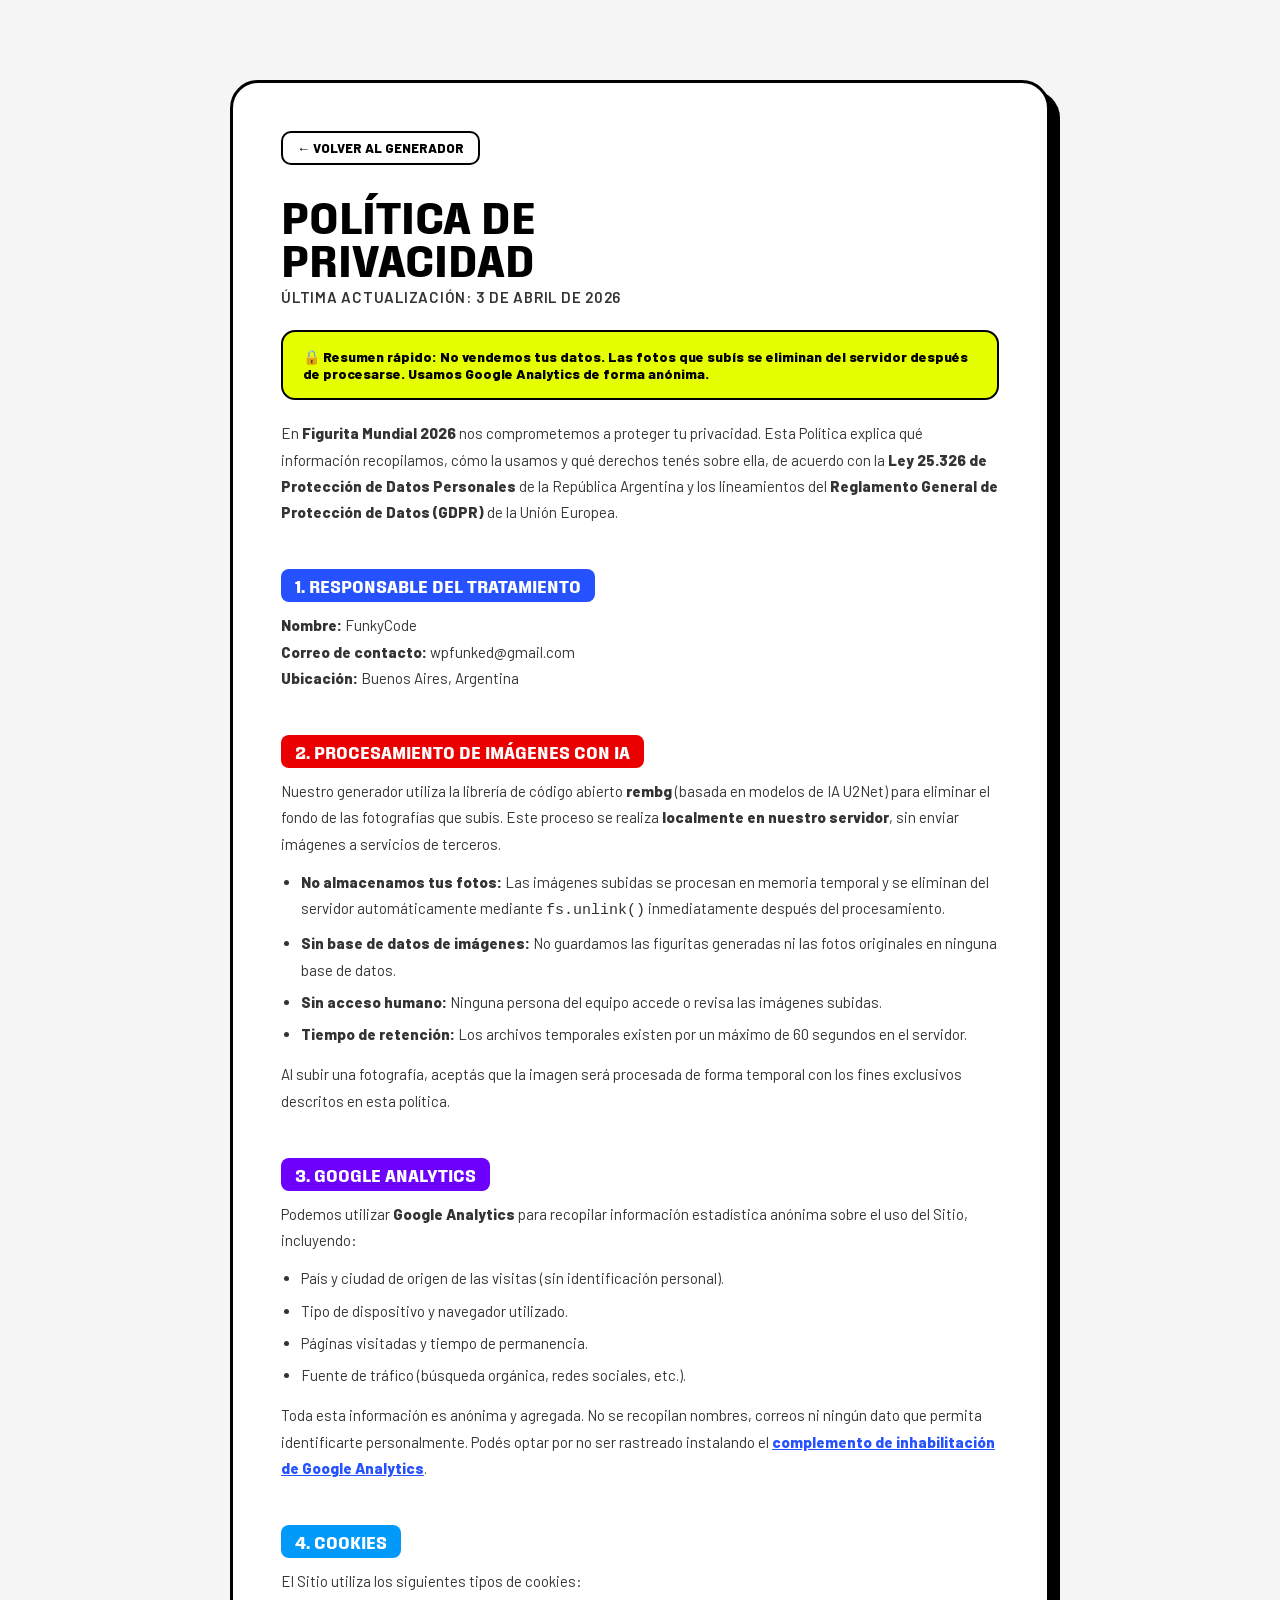
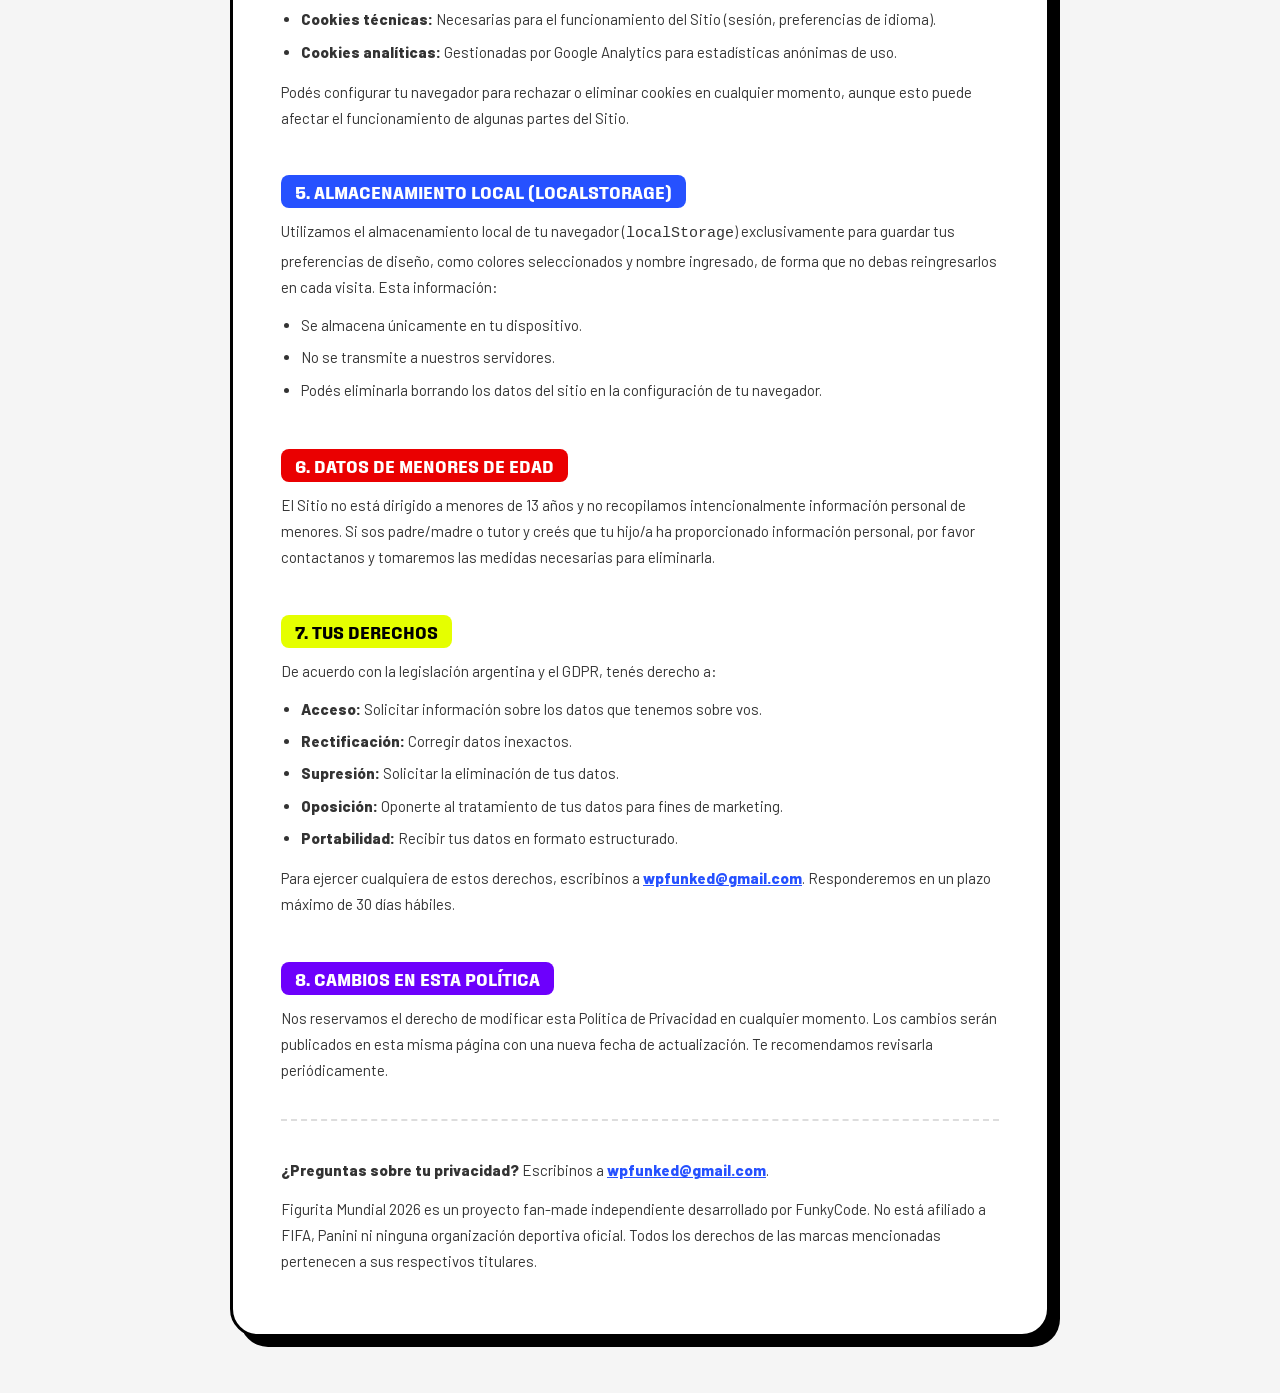
<file: Generador/legal/privacidad.html>
<!DOCTYPE html>
<html lang="es">
<head>
    <meta charset="UTF-8">
    <meta name="viewport" content="width=device-width, initial-scale=1.0">
    <title>Política de Privacidad | Figurita Mundial 2026</title>
    <link rel="stylesheet" href="../style.css">
    <style>body {
            background: #f5f5f5;
            padding: 20px;
        }

        .legal-page {
            max-width: 820px;
            margin: 40px auto;
            padding: 48px;
            background: white;
            border: var(--border);
            border-radius: var(--radius-lg);
            box-shadow: var(--shadow-lg);
        }

            .legal-page h1 {
                font-family: 'PaniniSecondary', sans-serif;
                font-size: clamp(1.8rem, 5vw, 2.8rem);
                text-transform: uppercase;
                margin-bottom: 6px;
                line-height: 0.95;
            }

        .legal-date {
            font-size: 13px;
            color: #777;
            margin-bottom: 28px;
            font-weight: 600;
            text-transform: uppercase;
            letter-spacing: 0.05em;
        }

        .legal-page h2 {
            font-family: 'PaniniSecondary', sans-serif;
            margin-top: 32px;
            margin-bottom: 10px;
            font-size: 1.1rem;
            text-transform: uppercase;
            padding: 6px 14px;
            border-radius: 8px;
            display: inline-block;
        }

            .legal-page h2.blue {
                background: var(--blueB);
                color: white;
            }

            .legal-page h2.green {
                background: var(--greenA);
                color: black;
            }

            .legal-page h2.red {
                background: var(--redB);
                color: white;
            }

            .legal-page h2.purp {
                background: var(--purpleA);
                color: white;
            }

            .legal-page h2.cyan {
                background: var(--blueC);
                color: white;
            }

        .legal-page p, .legal-page li {
            line-height: 1.75;
            margin-bottom: 12px;
            color: #333;
            font-size: 15px;
        }

        .legal-page ul {
            margin-left: 20px;
            margin-bottom: 14px;
        }

        .legal-page li {
            margin-bottom: 6px;
        }

        .back-link {
            display: inline-flex;
            align-items: center;
            gap: 6px;
            margin-bottom: 28px;
            font-weight: 800;
            text-decoration: none;
            color: black;
            text-transform: uppercase;
            font-size: 13px;
            border: 2px solid black;
            padding: 7px 14px;
            border-radius: 10px;
            transition: all 0.15s;
        }

            .back-link:hover {
                background: var(--greenA);
            }

        .highlight-box {
            background: var(--greenA);
            border: 2px solid black;
            border-radius: 14px;
            padding: 16px 20px;
            margin: 20px 0;
            font-weight: 700;
            font-size: 14px;
        }

        .legal-divider {
            border: none;
            border-top: 2px dashed #ddd;
            margin: 36px 0;
        }

        .legal-footer {
            font-size: 12px;
            color: #999;
            line-height: 1.6;
        }

        @media (max-width: 600px) {
            .legal-page {
                padding: 24px 18px;
                margin: 16px auto;
            }
        }
    </style>
</head>
<body>
    <div class="page">
        <div class="legal-page">
            <a href="../index.html" class="back-link">← Volver al generador</a>

            <h1>Política de<br>Privacidad</h1>
            <p class="legal-date">Última actualización: 3 de abril de 2026</p>

            <div class="highlight-box">
                🔒 Resumen rápido: No vendemos tus datos. Las fotos que subís se eliminan del servidor después de procesarse. Usamos Google Analytics de forma anónima.
            </div>

            <p>En <strong>Figurita Mundial 2026</strong> nos comprometemos a proteger tu privacidad. Esta Política explica qué información recopilamos, cómo la usamos y qué derechos tenés sobre ella, de acuerdo con la <strong>Ley 25.326 de Protección de Datos Personales</strong> de la República Argentina y los lineamientos del <strong>Reglamento General de Protección de Datos (GDPR)</strong> de la Unión Europea.</p>

            <h2 class="blue">1. Responsable del Tratamiento</h2>
            <p>
                <strong>Nombre:</strong> FunkyCode<br>
                <strong>Correo de contacto:</strong> wpfunked@gmail.com<br>
                <strong>Ubicación:</strong> Buenos Aires, Argentina
            </p>

            <h2 class="red">2. Procesamiento de Imágenes con IA</h2>
            <p>Nuestro generador utiliza la librería de código abierto <strong>rembg</strong> (basada en modelos de IA U2Net) para eliminar el fondo de las fotografías que subís. Este proceso se realiza <strong>localmente en nuestro servidor</strong>, sin enviar imágenes a servicios de terceros.</p>
            <ul>
                <li><strong>No almacenamos tus fotos:</strong> Las imágenes subidas se procesan en memoria temporal y se eliminan del servidor automáticamente mediante <code>fs.unlink()</code> inmediatamente después del procesamiento.</li>
                <li><strong>Sin base de datos de imágenes:</strong> No guardamos las figuritas generadas ni las fotos originales en ninguna base de datos.</li>
                <li><strong>Sin acceso humano:</strong> Ninguna persona del equipo accede o revisa las imágenes subidas.</li>
                <li><strong>Tiempo de retención:</strong> Los archivos temporales existen por un máximo de 60 segundos en el servidor.</li>
            </ul>
            <p>Al subir una fotografía, aceptás que la imagen será procesada de forma temporal con los fines exclusivos descritos en esta política.</p>


            <h2 class="purp">3. Google Analytics</h2>
            <p>Podemos utilizar <strong>Google Analytics</strong> para recopilar información estadística anónima sobre el uso del Sitio, incluyendo:</p>
            <ul>
                <li>País y ciudad de origen de las visitas (sin identificación personal).</li>
                <li>Tipo de dispositivo y navegador utilizado.</li>
                <li>Páginas visitadas y tiempo de permanencia.</li>
                <li>Fuente de tráfico (búsqueda orgánica, redes sociales, etc.).</li>
            </ul>
            <p>Toda esta información es anónima y agregada. No se recopilan nombres, correos ni ningún dato que permita identificarte personalmente. Podés optar por no ser rastreado instalando el <a href="https://tools.google.com/dlpage/gaoptout" target="_blank" style="font-weight:700;color:var(--blueB)">complemento de inhabilitación de Google Analytics</a>.</p>

            <h2 class="cyan">4. Cookies</h2>
            <p>El Sitio utiliza los siguientes tipos de cookies:</p>
            <ul>
                <li><strong>Cookies técnicas:</strong> Necesarias para el funcionamiento del Sitio (sesión, preferencias de idioma).</li>
                <li><strong>Cookies analíticas:</strong> Gestionadas por Google Analytics para estadísticas anónimas de uso.</li>
            </ul>
            <p>Podés configurar tu navegador para rechazar o eliminar cookies en cualquier momento, aunque esto puede afectar el funcionamiento de algunas partes del Sitio.</p>

            <h2 class="blue">5. Almacenamiento Local (localStorage)</h2>
            <p>Utilizamos el almacenamiento local de tu navegador (<code>localStorage</code>) exclusivamente para guardar tus preferencias de diseño, como colores seleccionados y nombre ingresado, de forma que no debas reingresarlos en cada visita. Esta información:</p>
            <ul>
                <li>Se almacena únicamente en tu dispositivo.</li>
                <li>No se transmite a nuestros servidores.</li>
                <li>Podés eliminarla borrando los datos del sitio en la configuración de tu navegador.</li>
            </ul>

            <h2 class="red">6. Datos de Menores de Edad</h2>
            <p>El Sitio no está dirigido a menores de 13 años y no recopilamos intencionalmente información personal de menores. Si sos padre/madre o tutor y creés que tu hijo/a ha proporcionado información personal, por favor contactanos y tomaremos las medidas necesarias para eliminarla.</p>

            <h2 class="green">7. Tus Derechos</h2>
            <p>De acuerdo con la legislación argentina y el GDPR, tenés derecho a:</p>
            <ul>
                <li><strong>Acceso:</strong> Solicitar información sobre los datos que tenemos sobre vos.</li>
                <li><strong>Rectificación:</strong> Corregir datos inexactos.</li>
                <li><strong>Supresión:</strong> Solicitar la eliminación de tus datos.</li>
                <li><strong>Oposición:</strong> Oponerte al tratamiento de tus datos para fines de marketing.</li>
                <li><strong>Portabilidad:</strong> Recibir tus datos en formato estructurado.</li>
            </ul>
            <p>Para ejercer cualquiera de estos derechos, escribinos a <a href="mailto:wpfunked@gmail.com" style="font-weight:700;color:var(--blueB)">wpfunked@gmail.com</a>. Responderemos en un plazo máximo de 30 días hábiles.</p>

            <h2 class="purp">8. Cambios en esta Política</h2>
            <p>Nos reservamos el derecho de modificar esta Política de Privacidad en cualquier momento. Los cambios serán publicados en esta misma página con una nueva fecha de actualización. Te recomendamos revisarla periódicamente.</p>

            <hr class="legal-divider">

            <p><strong>¿Preguntas sobre tu privacidad?</strong> Escribinos a <a href="mailto:wpfunked@gmail.com" style="font-weight:700;color:var(--blueB)">wpfunked@gmail.com</a>.</p>

            <p class="legal-footer">Figurita Mundial 2026 es un proyecto fan-made independiente desarrollado por FunkyCode. No está afiliado a FIFA, Panini ni ninguna organización deportiva oficial. Todos los derechos de las marcas mencionadas pertenecen a sus respectivos titulares.</p>
        </div>
    </div>
</body>
</html>
</file>
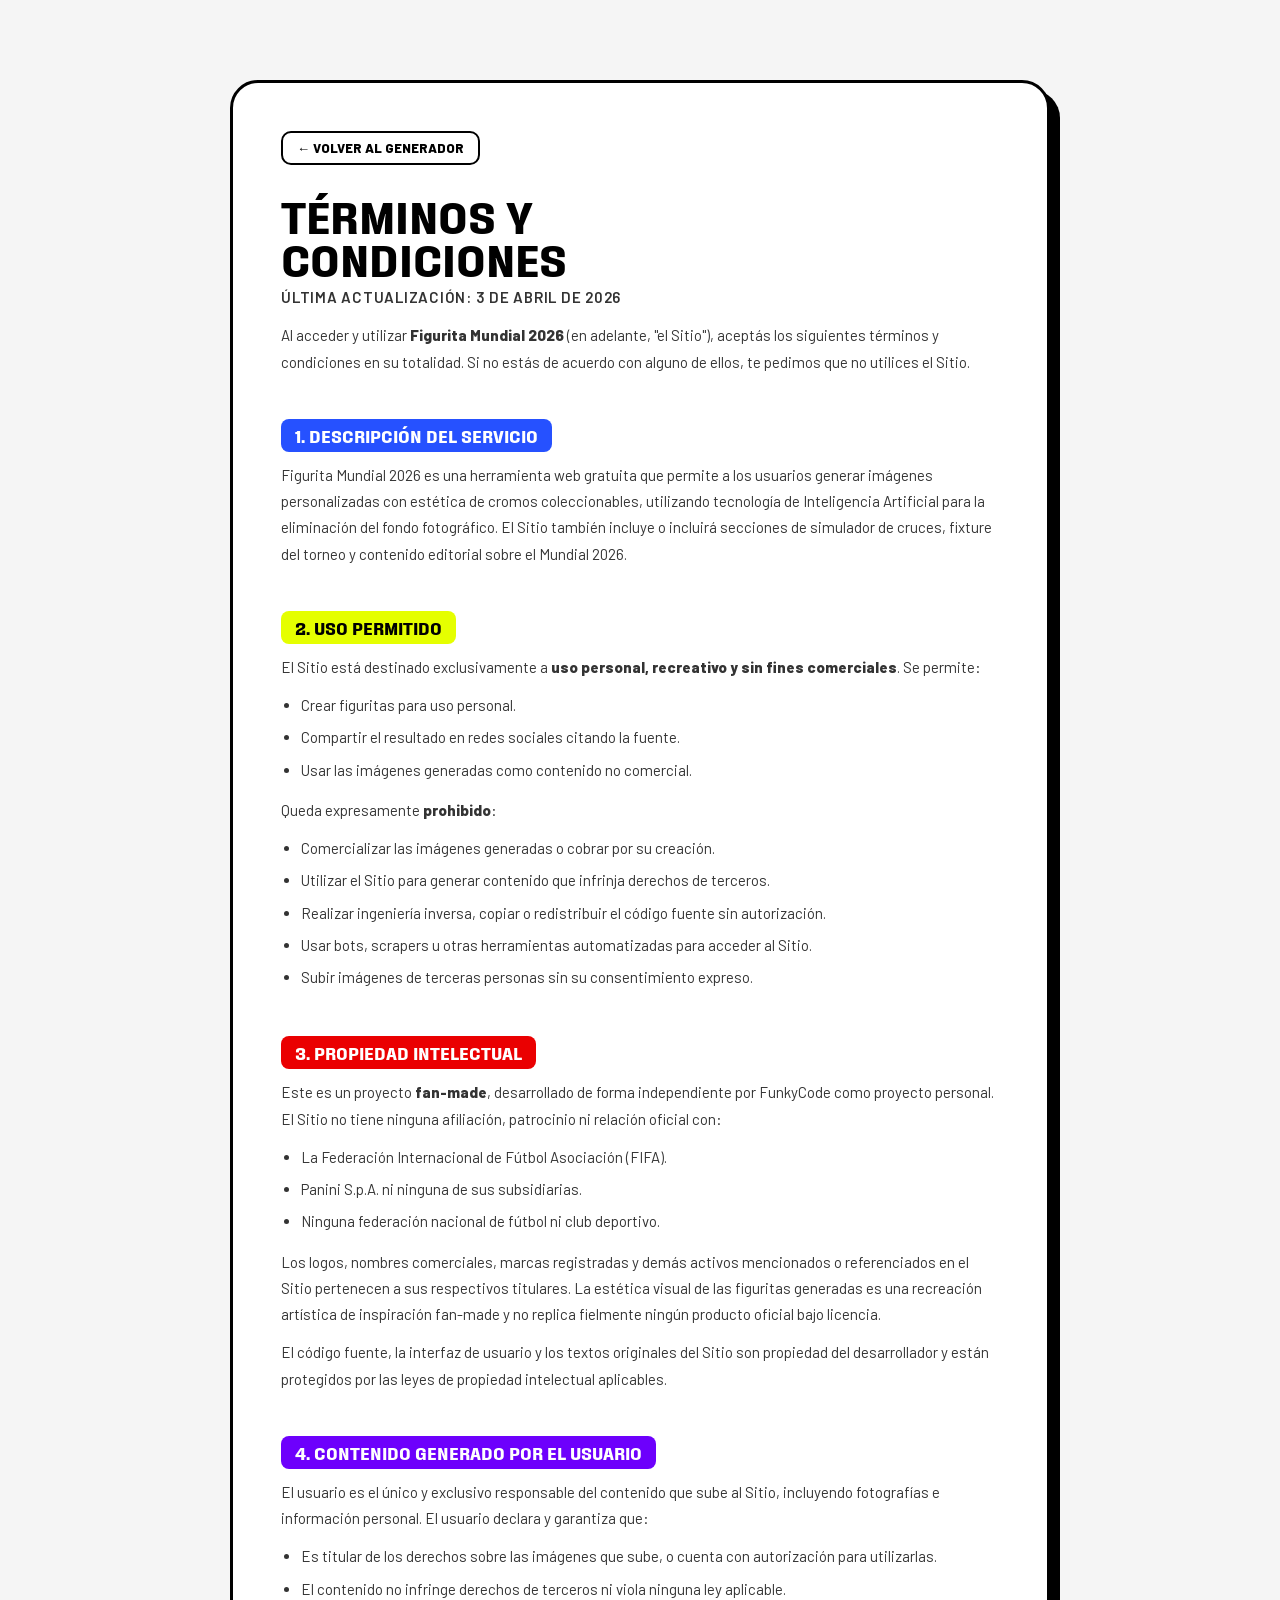
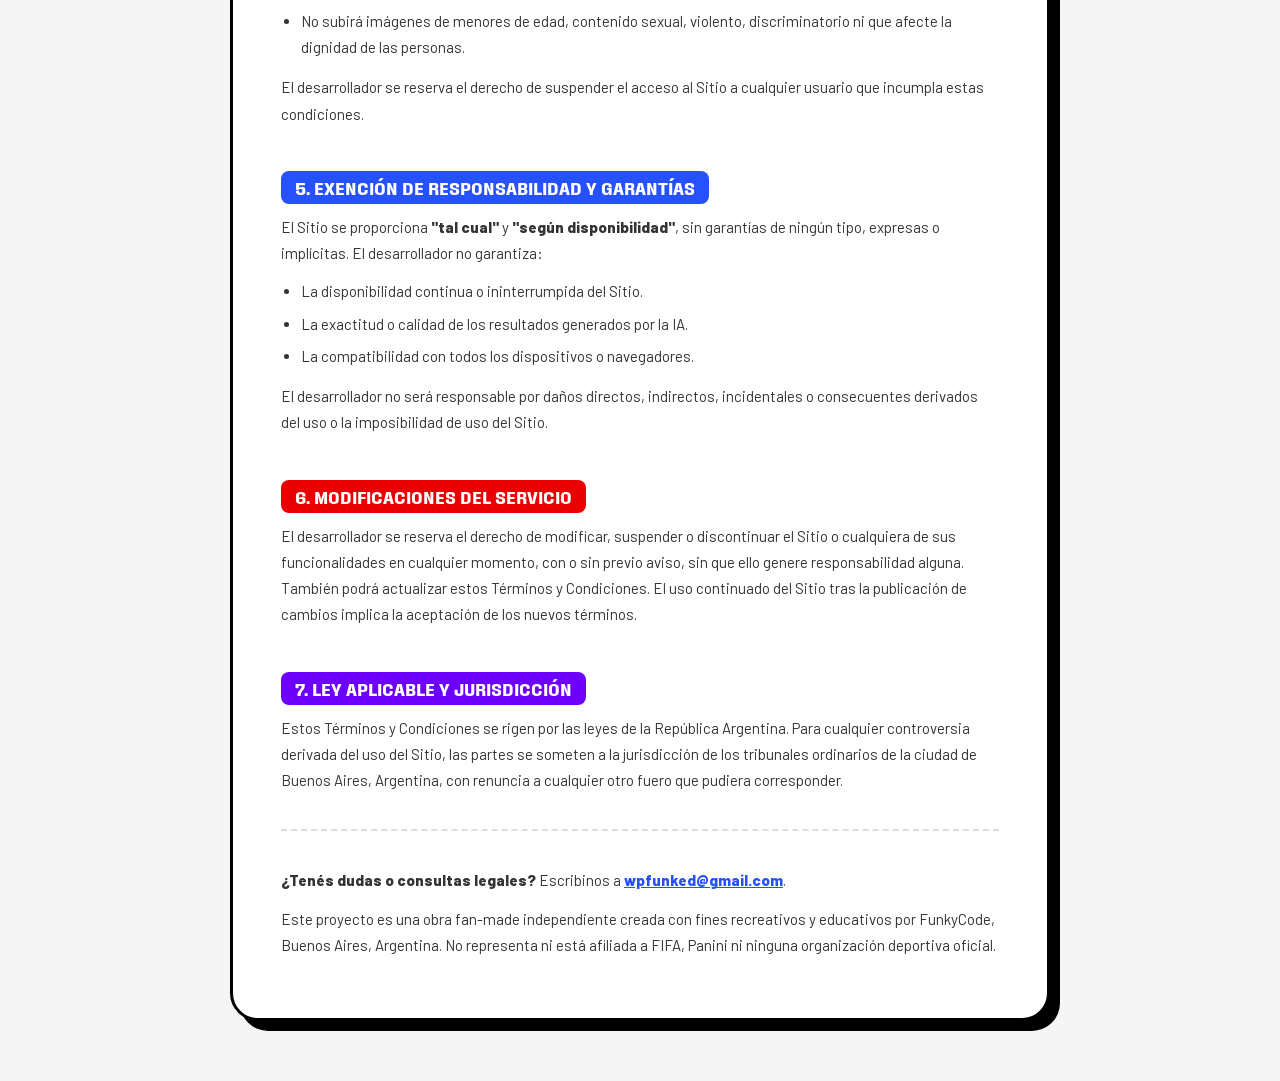
<file: Generador/legal/terminos.html>
<!DOCTYPE html>
<html lang="es">
<head>
    <meta charset="UTF-8">
    <meta name="viewport" content="width=device-width, initial-scale=1.0">
    <title>Términos y Condiciones | Figurita Mundial 2026</title>
    <link rel="stylesheet" href="../style.css">
    <style>body {
            background: #f5f5f5;
            padding: 20px;
        }

        .legal-page {
            max-width: 820px;
            margin: 40px auto;
            padding: 48px;
            background: white;
            border: var(--border);
            border-radius: var(--radius-lg);
            box-shadow: var(--shadow-lg);
        }

            .legal-page h1 {
                font-family: 'PaniniSecondary', sans-serif;
                font-size: clamp(1.8rem, 5vw, 2.8rem);
                text-transform: uppercase;
                margin-bottom: 6px;
                line-height: 0.95;
            }

        .legal-date {
            font-size: 13px;
            color: #777;
            margin-bottom: 28px;
            font-weight: 600;
            text-transform: uppercase;
            letter-spacing: 0.05em;
        }

        .legal-page h2 {
            font-family: 'PaniniSecondary', sans-serif;
            margin-top: 32px;
            margin-bottom: 10px;
            font-size: 1.1rem;
            text-transform: uppercase;
            padding: 6px 14px;
            border-radius: 8px;
            display: inline-block;
        }

            .legal-page h2.blue {
                background: var(--blueB);
                color: white;
            }

            .legal-page h2.green {
                background: var(--greenA);
                color: black;
            }

            .legal-page h2.red {
                background: var(--redB);
                color: white;
            }

            .legal-page h2.purp {
                background: var(--purpleA);
                color: white;
            }

        .legal-page p, .legal-page li {
            line-height: 1.75;
            margin-bottom: 12px;
            color: #333;
            font-size: 15px;
        }

        .legal-page ul {
            margin-left: 20px;
            margin-bottom: 14px;
        }

        .legal-page li {
            margin-bottom: 6px;
        }

        .back-link {
            display: inline-flex;
            align-items: center;
            gap: 6px;
            margin-bottom: 28px;
            font-weight: 800;
            text-decoration: none;
            color: black;
            text-transform: uppercase;
            font-size: 13px;
            border: 2px solid black;
            padding: 7px 14px;
            border-radius: 10px;
            transition: all 0.15s;
        }

            .back-link:hover {
                background: var(--greenA);
            }

        .legal-divider {
            border: none;
            border-top: 2px dashed #ddd;
            margin: 36px 0;
        }

        .legal-footer {
            font-size: 12px;
            color: #999;
            line-height: 1.6;
        }

        @media (max-width: 600px) {
            .legal-page {
                padding: 24px 18px;
                margin: 16px auto;
            }
        }
    </style>
</head>
<body>
    <div class="page">
        <div class="legal-page">
            <a href="../index.html" class="back-link">← Volver al generador</a>

            <h1>Términos y<br>Condiciones</h1>
            <p class="legal-date">Última actualización: 3 de abril de 2026</p>

            <p>Al acceder y utilizar <strong>Figurita Mundial 2026</strong> (en adelante, "el Sitio"), aceptás los siguientes términos y condiciones en su totalidad. Si no estás de acuerdo con alguno de ellos, te pedimos que no utilices el Sitio.</p>

            <h2 class="blue">1. Descripción del Servicio</h2>
            <p>Figurita Mundial 2026 es una herramienta web gratuita que permite a los usuarios generar imágenes personalizadas con estética de cromos coleccionables, utilizando tecnología de Inteligencia Artificial para la eliminación del fondo fotográfico. El Sitio también incluye o incluirá secciones de simulador de cruces, fixture del torneo y contenido editorial sobre el Mundial 2026.</p>

            <h2 class="green">2. Uso Permitido</h2>
            <p>El Sitio está destinado exclusivamente a <strong>uso personal, recreativo y sin fines comerciales</strong>. Se permite:</p>
            <ul>
                <li>Crear figuritas para uso personal.</li>
                <li>Compartir el resultado en redes sociales citando la fuente.</li>
                <li>Usar las imágenes generadas como contenido no comercial.</li>
            </ul>
            <p>Queda expresamente <strong>prohibido</strong>:</p>
            <ul>
                <li>Comercializar las imágenes generadas o cobrar por su creación.</li>
                <li>Utilizar el Sitio para generar contenido que infrinja derechos de terceros.</li>
                <li>Realizar ingeniería inversa, copiar o redistribuir el código fuente sin autorización.</li>
                <li>Usar bots, scrapers u otras herramientas automatizadas para acceder al Sitio.</li>
                <li>Subir imágenes de terceras personas sin su consentimiento expreso.</li>
            </ul>

            <h2 class="red">3. Propiedad Intelectual</h2>
            <p>Este es un proyecto <strong>fan-made</strong>, desarrollado de forma independiente por FunkyCode como proyecto personal. El Sitio no tiene ninguna afiliación, patrocinio ni relación oficial con:</p>
            <ul>
                <li>La Federación Internacional de Fútbol Asociación (FIFA).</li>
                <li>Panini S.p.A. ni ninguna de sus subsidiarias.</li>
                <li>Ninguna federación nacional de fútbol ni club deportivo.</li>
            </ul>
            <p>Los logos, nombres comerciales, marcas registradas y demás activos mencionados o referenciados en el Sitio pertenecen a sus respectivos titulares. La estética visual de las figuritas generadas es una recreación artística de inspiración fan-made y no replica fielmente ningún producto oficial bajo licencia.</p>
            <p>El código fuente, la interfaz de usuario y los textos originales del Sitio son propiedad del desarrollador y están protegidos por las leyes de propiedad intelectual aplicables.</p>

            <h2 class="purp">4. Contenido Generado por el Usuario</h2>
            <p>El usuario es el único y exclusivo responsable del contenido que sube al Sitio, incluyendo fotografías e información personal. El usuario declara y garantiza que:</p>
            <ul>
                <li>Es titular de los derechos sobre las imágenes que sube, o cuenta con autorización para utilizarlas.</li>
                <li>El contenido no infringe derechos de terceros ni viola ninguna ley aplicable.</li>
                <li>No subirá imágenes de menores de edad, contenido sexual, violento, discriminatorio ni que afecte la dignidad de las personas.</li>
            </ul>
            <p>El desarrollador se reserva el derecho de suspender el acceso al Sitio a cualquier usuario que incumpla estas condiciones.</p>

            <h2 class="blue">5. Exención de Responsabilidad y Garantías</h2>
            <p>El Sitio se proporciona <strong>"tal cual"</strong> y <strong>"según disponibilidad"</strong>, sin garantías de ningún tipo, expresas o implícitas. El desarrollador no garantiza:</p>
            <ul>
                <li>La disponibilidad continua o ininterrumpida del Sitio.</li>
                <li>La exactitud o calidad de los resultados generados por la IA.</li>
                <li>La compatibilidad con todos los dispositivos o navegadores.</li>
            </ul>
            <p>El desarrollador no será responsable por daños directos, indirectos, incidentales o consecuentes derivados del uso o la imposibilidad de uso del Sitio.</p>


            <h2 class="red">6. Modificaciones del Servicio</h2>
            <p>El desarrollador se reserva el derecho de modificar, suspender o discontinuar el Sitio o cualquiera de sus funcionalidades en cualquier momento, con o sin previo aviso, sin que ello genere responsabilidad alguna. También podrá actualizar estos Términos y Condiciones. El uso continuado del Sitio tras la publicación de cambios implica la aceptación de los nuevos términos.</p>

            <h2 class="purp">7. Ley Aplicable y Jurisdicción</h2>
            <p>Estos Términos y Condiciones se rigen por las leyes de la República Argentina. Para cualquier controversia derivada del uso del Sitio, las partes se someten a la jurisdicción de los tribunales ordinarios de la ciudad de Buenos Aires, Argentina, con renuncia a cualquier otro fuero que pudiera corresponder.</p>

            <hr class="legal-divider">

            <p><strong>¿Tenés dudas o consultas legales?</strong> Escribinos a <a href="mailto:wpfunked@gmail.com" style="font-weight:700;color:var(--blueB)">wpfunked@gmail.com</a>.</p>

            <p class="legal-footer">Este proyecto es una obra fan-made independiente creada con fines recreativos y educativos por FunkyCode, Buenos Aires, Argentina. No representa ni está afiliada a FIFA, Panini ni ninguna organización deportiva oficial.</p>
        </div>
    </div>
</body>
</html>
</file>
<file: Generador/style.css>
:root {
    --black: #000000;
    --white: #ffffff;
    --blueA: #17277f;
    --blueB: #2651ff;
    --blueC: #019afa;
    --redA: #830109;
    --redB: #ea0001;
    --redC: #fe1300;
    --greenA: #e5ff00;
    --greenB: #00c93b;
    --greenC: #9fee00;
    --yellow: #e5ff00;
    --purpleA: #6d00fc;
    --purpleB: #c761ce;
    --purpleC: #c066c6;
    --gray: #f0f0f0;
    --radius: 18px;
    --radius-lg: 28px;
    --border: 3px solid #000000;
    --shadow: 5px 5px 0px #000000;
    --shadow-lg: 10px 10px 0px #000000;
}

@font-face {
    font-family: 'Barlow';
    font-style: normal;
    font-weight: 400;
    font-display: swap;
    src: url('../assets/fonts/barlow-400-latin.woff2') format('woff2');
}

@font-face {
    font-family: 'Barlow';
    font-style: normal;
    font-weight: 600;
    font-display: swap;
    src: url('../assets/fonts/barlow-600-latin.woff2') format('woff2');
}

@font-face {
    font-family: 'Barlow';
    font-style: normal;
    font-weight: 800;
    font-display: swap;
    src: url('../assets/fonts/barlow-800-latin.woff2') format('woff2');
}

@font-face {
    font-family: 'Barlow Condensed';
    font-style: normal;
    font-weight: 700;
    font-display: swap;
    src: url('../assets/fonts/barlow-condensed-700-latin.woff2') format('woff2');
}

@font-face {
    font-family: 'Barlow Condensed';
    font-style: normal;
    font-weight: 900;
    font-display: swap;
    src: url('../assets/fonts/barlow-condensed-900-latin.woff2') format('woff2');
}

.faq-section {
    display: none;
}

@font-face {
    font-family: 'PaniniPrimary';
    src: url('../assets/fonts/fuente.otf') format('opentype');
    font-display: swap;
}

@font-face {
    font-family: 'PaniniSecondary';
    src: url('../assets/fonts/fuente2.ttf') format('truetype');
    font-display: swap;
}

*, *::before, *::after {
    box-sizing: border-box;
    margin: 0;
    padding: 0;
}

.skip-link {
    position: absolute;
    left: 12px;
    top: -100px;
    z-index: 10000;
    padding: 10px 16px;
    background: var(--black);
    color: var(--white);
    font-weight: 800;
    font-size: 13px;
    text-decoration: none;
    border: var(--border);
    border-radius: 10px;
    box-shadow: var(--shadow);
    transition: top 0.2s;
}

.skip-link:focus {
    top: 12px;
    outline: none;
}

input[type="file"] {
    display: none !important;
}

html {
    overflow-x: clip;
}

body {
    font-family: 'Barlow', sans-serif;
    background: var(--white);
    color: var(--black);
    min-height: 100vh;
    display: flex;
    flex-direction: column;
    -webkit-text-size-adjust: 100%;
    overflow-x: clip;
    width: 100%;
}

.page {
    flex: 1 0 auto;
    max-width: 1200px;
    margin: 0 auto;
    width: 100%;
    padding: 20px 20px 0;
    position: relative;
    z-index: 1;
}

.rainbow-bar {
    height: 8px;
    width: 100%;
    margin-bottom: 26px;
    background: linear-gradient(to right, var(--blueB) 0% 16.6%, var(--redB) 16.6% 33.2%, var(--greenA) 33.2% 49.8%, var(--purpleA) 49.8% 66.4%, var(--blueC) 66.4% 83%, var(--greenB) 83% 100% );
}

header {
    border-bottom: var(--border);
    padding-bottom: 24px;
    margin-bottom: 28px;
    position: relative;
    overflow: hidden;
}

    header::before {
        content: '';
        position: absolute;
        top: 0;
        left: 0;
        width: 8px;
        height: 100%;
        background: linear-gradient(to bottom, var(--blueB) 0% 20%, var(--redB) 20% 40%, var(--greenA) 40% 60%, var(--purpleA)60% 75%, var(--blueC) 75% 90%, var(--greenB) 90% 100% );
    }

    header h1 {
        font-family: 'PaniniSecondary', 'Barlow Condensed', sans-serif;
        font-size: clamp(1.8rem, 6vw, 4.5rem);
        line-height: 0.88;
        letter-spacing: -0.03em;
        text-transform: uppercase;
        color: var(--black);
        margin-bottom: 12px;
        padding-left: 16px;
    }

.header-sub {
    font-size: clamp(0.65rem, 1.8vw, 0.85rem);
    font-weight: 700;
    text-transform: uppercase;
    letter-spacing: 0.1em;
    color: #555;
    padding-left: 16px;
}

.how-to {
    background: linear-gradient(135deg, rgba(255,255,255,0.28), rgba(255,255,255,0)), linear-gradient(135deg, var(--greenA), var(--blueC));
    padding: 22px 26px;
    border-radius: var(--radius-lg);
    margin-bottom: 32px;
    border: var(--border);
    box-shadow: var(--shadow);
    position: relative;
    overflow: hidden;
}

    .how-to::after {
        content: '';
        position: absolute;
        top: 0;
        right: 0;
        width: 8px;
        height: 100%;
        background: linear-gradient(to bottom, var(--blueB) 0% 18%, var(--redB) 18% 40%, var(--greenA) 40% 62%, var(--purpleA)62% 82%, var(--blueC) 82% 100% );
    }

    .how-to h2 {
        font-family: 'PaniniSecondary', sans-serif;
        font-size: clamp(1rem, 3.5vw, 1.3rem);
        text-transform: uppercase;
        margin-bottom: 10px;
    }

    .how-to ol {
        margin-left: 18px;
        font-size: clamp(0.78rem, 2vw, 0.9rem);
        font-weight: 600;
        line-height: 1.85;
    }

    .how-to em {
        font-style: italic;
        font-weight: 800;
    }

.layout {
    display: flex;
    gap: 32px;
    align-items: stretch;
    min-width: 0;
}

.controls {
    flex: 0 0 320px;
    width: 320px;
    min-width: 0;
    display: flex;
    flex-direction: column;
    gap: 16px;
}

.world-cup-selector {
    display: flex;
    align-items: flex-end;
    gap: 6px;
    margin-bottom: -8px;
    z-index: 5;
    position: relative;
}

.wc-arrow {
    flex-shrink: 0;
    width: 34px;
    height: 46px;
    border: var(--border);
    border-radius: 10px 10px 0 0;
    background: var(--white);
    cursor: pointer;
    font-size: 18px;
    font-weight: 900;
    display: flex;
    align-items: center;
    justify-content: center;
    transition: all 0.15s;
    line-height: 1;
}

    .wc-arrow:hover:not(:disabled) {
        background: var(--blueA);
        color: var(--white);
    }

    .wc-arrow:disabled {
        opacity: 0.28;
        cursor: not-allowed;
    }

.wc-tabs-container {
    flex: 1;
    display: flex;
    min-width: 0;
}

.wc-tab {
    flex: 1;
    padding: 10px 6px;
    border: var(--border);
    border-radius: 14px 14px 0 0;
    font-family: 'PaniniSecondary', sans-serif;
    display: flex;
    flex-direction: column;
    align-items: center;
    cursor: pointer;
    transition: all 0.2s;
    background: var(--white);
    position: relative;
}

    .wc-tab.active {
        background: var(--blueA);
        color: var(--white);
        transform: translateY(-5px);
        box-shadow: 0 5px 0 var(--black);
    }

    .wc-tab.disabled {
        background: #e0e0e0;
        color: #888;
        cursor: not-allowed;
        opacity: 0.65;
        filter: grayscale(1);
    }

        .wc-tab.disabled:hover::after {
            content: "Proximamente";
            position: absolute;
            top: -28px;
            left: 50%;
            transform: translateX(-50%);
            background: var(--black);
            color: white;
            padding: 3px 8px;
            border-radius: 6px;
            font-size: 10px;
            white-space: nowrap;
            z-index: 10;
        }

.wc-year {
    font-size: 1.3rem;
    font-weight: 900;
    line-height: 1;
    word-break: break-word;
    text-align: center;
    font-size: clamp(0.7rem, 2.5vw, 1.3rem);
}

.wc-status {
    font-size: 8px;
    letter-spacing: 1px;
    font-weight: 700;
    margin-top: 2px;
}

.lock-icon {
    font-size: 9px;
    margin-top: 2px;
    opacity: 0.7;
}

.card {
    background: var(--white);
    border-radius: var(--radius-lg);
    padding: 20px 22px;
    border: var(--border);
    box-shadow: var(--shadow);
    transition: transform 0.12s, box-shadow 0.12s;
    min-width: 0;
    position: relative;
    overflow: hidden;
}

    .card::before {
        content: attr(data-card-num);
        position: absolute;
        top: -8px;
        right: 12px;
        font-family: 'PaniniSecondary', 'Barlow Condensed', sans-serif;
        font-size: 4rem;
        font-weight: 900;
        line-height: 1;
        opacity: 0.06;
        pointer-events: none;
        user-select: none;
        letter-spacing: -0.04em;
    }

    .card:hover {
        transform: translate(-2px, -2px);
        box-shadow: var(--shadow-lg);
    }

    .card h3 {
        font-family: 'PaniniSecondary', sans-serif;
        font-size: 12px;
        text-transform: uppercase;
        letter-spacing: 1px;
        margin-bottom: 14px;
        color: var(--black);
        border-left: 4px solid var(--cardAccent1, var(--blueB));
        padding-left: 8px;
    }

.card--purple {
    --cardAccent1: var(--purpleA);
    border-bottom: 4px solid var(--purpleA);
}

.card--blue {
    --cardAccent1: var(--blueB);
    border-bottom: 4px solid var(--blueB);
}

.card--red {
    --cardAccent1: var(--redB);
    border-bottom: 4px solid var(--redB);
}

.card--green {
    --cardAccent1: var(--greenB);
    border-bottom: 4px solid var(--greenB);
    overflow: visible;
    z-index: 6;
}

.upload-btn {
    display: flex;
    align-items: center;
    justify-content: center;
    width: 100%;
    padding: 11px 14px;
    font-size: 13px;
    font-weight: 800;
    text-transform: uppercase;
    cursor: pointer;
    border-radius: 14px;
    border: var(--border);
    text-align: center;
    margin-bottom: 8px;
    transition: all 0.15s;
    letter-spacing: 0.02em;
}

.removebg-tip {
    font-size: 11.5px;
    font-weight: 600;
    color: #333;
    background: var(--greenA);
    border: 2px solid var(--black);
    border-radius: 10px;
    padding: 8px 12px;
    margin-bottom: 12px;
    line-height: 1.55;
}

    .removebg-tip a {
        color: var(--blueB);
        font-weight: 800;
        text-decoration: underline;
    }

.upload-direct {
    background: var(--purpleA);
    color: var(--white);
}

    .upload-direct:hover {
        background: #5500d0;
    }

.upload-btn.loading {
    opacity: 0.6;
    cursor: wait;
}

.upload-btn.done {
    background: var(--greenB);
    color: var(--white);
}

.status-msg {
    font-size: 12px;
    padding: 8px 12px;
    border-radius: 10px;
    margin-bottom: 8px;
    text-align: center;
    font-weight: 700;
    text-transform: uppercase;
    letter-spacing: 0.04em;
}

    .status-msg.ok {
        background: #d4ffd4;
        color: #006120;
        border: 2px solid var(--greenB);
    }

    .status-msg.warn {
        background: var(--greenA);
        color: var(--black);
        border: 2px solid var(--black);
    }

    .status-msg.error {
        background: #ffd4d4;
        color: var(--redA);
        border: 2px solid var(--redB);
    }

.sliders {
    margin-top: 10px;
}

.srow {
    display: flex;
    align-items: center;
    gap: 8px;
    margin-bottom: 8px;
}

    .srow:last-child {
        margin-bottom: 0;
    }

    .srow label {
        font-size: 10px;
        font-weight: 700;
        text-transform: uppercase;
        letter-spacing: 0.05em;
        color: #555;
        min-width: 44px;
        flex-shrink: 0;
    }

    .srow input[type=range] {
        flex: 1;
        accent-color: var(--purpleA);
        cursor: pointer;
        min-width: 0;
    }

    .srow span {
        font-size: 11px;
        font-weight: 700;
        color: var(--black);
        min-width: 36px;
        text-align: right;
    }

.crow {
    display: flex;
    align-items: center;
    gap: 10px;
    margin-bottom: 10px;
    min-width: 0;
}

    .crow:last-child {
        margin-bottom: 0;
    }

    .crow label {
        font-size: 11px;
        font-weight: 700;
        min-width: 70px;
        text-transform: uppercase;
        letter-spacing: 0.04em;
        flex-shrink: 0;
    }

    .crow input[type=color] {
        width: 36px;
        height: 30px;
        border: 2px solid var(--black);
        border-radius: 8px;
        cursor: pointer;
        padding: 2px;
        background: white;
        flex-shrink: 0;
    }

    .crow span {
        font-size: 11px;
        color: #888;
        min-width: 0;
        overflow: hidden;
        text-overflow: ellipsis;
        white-space: nowrap;
    }

.frow {
    display: flex;
    align-items: center;
    gap: 8px;
    margin-bottom: 8px;
    min-width: 0;
}

    .frow:last-child {
        margin-bottom: 0;
    }

    .frow label {
        font-size: 10px;
        font-weight: 700;
        text-transform: uppercase;
        letter-spacing: 0.04em;
        color: #555;
        min-width: 44px;
        flex-shrink: 0;
    }

    .frow input[type=text] {
        flex: 1;
        min-width: 0;
        width: 100%;
        font-size: 12px;
        font-weight: 700;
        padding: 8px 10px;
        border: 2px solid var(--black);
        border-radius: 10px;
        background: var(--gray);
        color: var(--black);
        font-family: 'Barlow', sans-serif;
        outline: none;
        transition: border-color 0.15s, background 0.15s, box-shadow 0.15s;
    }

        .frow input[type=text]:focus {
            border-color: var(--blueB);
            background: var(--white);
            box-shadow: 0 0 0 3px rgba(38,81,255,0.15);
        }

.country-search-wrap {
    position: relative;
    margin-bottom: 12px;
    isolation: isolate;
}

#countrySearch {
    width: 100%;
    padding: 11px 14px;
    border: var(--border);
    border-radius: 14px;
    font-family: 'Barlow', sans-serif;
    font-size: 13px;
    font-weight: 700;
    text-transform: uppercase;
    outline: none;
    background: var(--white);
    transition: all 0.2s;
}

    #countrySearch:focus {
        border-color: var(--blueB);
        box-shadow: 0 0 0 3px rgba(38,81,255,0.15);
    }

.country-dropdown {
    position: absolute;
    top: calc(100% + 6px);
    left: 0;
    right: auto;
    width: 100%;
    z-index: 9999;
    max-height: 320px;
    background: var(--white);
    border: var(--border);
    border-radius: var(--radius);
    box-shadow: var(--shadow-lg);
    overflow-y: auto;
    overflow-x: hidden;
    display: none;
    padding: 12px;
    -webkit-overflow-scrolling: touch;
    overscroll-behavior: contain;
}

@media (min-width: 681px) {
    .country-dropdown {
        width: max(100%, min(560px, calc(100vw - 48px)));
    }
}

    .country-dropdown::-webkit-scrollbar {
        width: 6px;
    }

    .country-dropdown::-webkit-scrollbar-thumb {
        background: var(--black);
        border-radius: 10px;
    }

.dd-group-label {
    font-family: 'PaniniSecondary', sans-serif;
    background: var(--blueA);
    color: var(--white);
    padding: 4px 12px;
    border-radius: 8px;
    font-size: 11px;
    text-transform: uppercase;
    letter-spacing: 1px;
    display: inline-block;
    margin: 12px 0 8px;
}

    .dd-group-label:first-child {
        margin-top: 0;
    }

.dd-group-container {
    display: grid;
    grid-template-columns: repeat(auto-fill, minmax(100px, 1fr));
    gap: 8px;
    margin-bottom: 4px;
}

.dd-item {
    display: flex;
    flex-direction: column;
    align-items: center;
    justify-content: center;
    text-align: center;
    padding: 10px 6px;
    background: var(--white);
    border: 2px solid #eee;
    border-radius: 14px;
    cursor: pointer;
    transition: all 0.15s;
    -webkit-tap-highlight-color: transparent;
    min-width: 0;
}

    .dd-item:hover, .dd-item:active {
        background: var(--greenA);
        border-color: var(--black);
        transform: translateY(-2px);
        box-shadow: 3px 3px 0 var(--black);
    }

.dd-flag-img {
    width: 44px;
    height: 44px;
    object-fit: cover;
    border-radius: 50%;
    border: 2px solid var(--black);
    margin-bottom: 6px;
}

.dd-text-wrap {
    display: flex;
    flex-direction: column;
    align-items: center;
    min-width: 0;
    width: 100%;
}

.dd-name {
    font-weight: 800;
    font-size: 10px;
    text-transform: uppercase;
    color: var(--black);
    line-height: 1.2;
    margin-bottom: 2px;
    word-break: break-word;
}

.dd-code {
    font-family: 'PaniniSecondary', sans-serif;
    font-size: 10px;
    color: var(--blueB);
    font-weight: bold;
}

.dd-empty {
    text-align: center;
    padding: 20px;
    color: #888;
    font-size: 13px;
    font-weight: 700;
    text-transform: uppercase;
}

.selected-country {
    display: flex;
    align-items: center;
    gap: 12px;
    padding: 10px 14px;
    background: var(--greenA);
    border: var(--border);
    border-radius: 14px;
    box-shadow: 3px 3px 0 var(--black);
    min-width: 0;
}

.sc-flag-img {
    width: 36px;
    height: 36px;
    border-radius: 50%;
    object-fit: cover;
    border: 2px solid var(--black);
    flex-shrink: 0;
}

.sc-info {
    display: flex;
    flex-direction: column;
    min-width: 0;
    overflow: hidden;
}

.sc-name {
    font-family: 'PaniniSecondary', sans-serif;
    font-size: 14px;
    font-weight: 800;
    text-transform: uppercase;
    color: var(--black);
    white-space: nowrap;
    overflow: hidden;
    text-overflow: ellipsis;
}

.sc-code {
    font-size: 11px;
    font-weight: 700;
    color: #333;
    text-transform: uppercase;
}

.dl-btn {
    width: 100%;
    padding: 16px;
    font-size: 17px;
    font-weight: 900;
    font-family: 'Barlow Condensed', sans-serif;
    text-transform: uppercase;
    letter-spacing: 0.06em;
    cursor: pointer;
    border-radius: var(--radius);
    border: var(--border);
    background: var(--greenA);
    color: var(--black);
    box-shadow: 0 5px 0 var(--black);
    transition: all 0.1s;
    -webkit-tap-highlight-color: transparent;
}

    .dl-btn:hover {
        background: var(--greenC);
    }

    .dl-btn:active {
        transform: translateY(4px);
        box-shadow: 0 1px 0 var(--black);
    }

.dl-btn-preview {
    display: none;
    margin-top: 16px;
}

.preview {
    flex: 1;
    min-width: 0;
}

.preview-sticky {
    position: sticky;
    top: 16px;
    display: flex;
    flex-direction: column;
    align-items: center;
    overflow: visible;
    z-index: 4;
    width: 100%;
}

.canvas-wrap {
    border-radius: var(--radius-lg);
    border: 4px solid var(--black);
    overflow: hidden;
    box-shadow: 10px 10px 0 var(--blueA);
    width: 100%;
    max-width: 420px;
}

#cv {
    display: block;
    width: 100%;
    height: auto;
}

.hint {
    font-family: 'PaniniSecondary', sans-serif;
    font-size: 11px;
    text-transform: uppercase;
    letter-spacing: 1px;
    margin-top: 12px;
    color: #888;
    text-align: center;
}

.main-footer {
    flex-shrink: 0;
    margin-top: 64px;
    padding: 52px clamp(16px, 4vw, 40px);
    background: var(--black);
    color: var(--white);
    border-radius: var(--radius-lg) var(--radius-lg) 0 0;
    width: 100%;
    position: relative;
    box-sizing: border-box;
}

.main-footer a {
    color: inherit;
}

    .main-footer::before {
        content: '';
        position: absolute;
        top: 0;
        left: 0;
        right: 0;
        height: 6px;
        background: linear-gradient(to right, var(--blueB) 0% 16.6%, var(--redB) 16.6% 33.2%, var(--greenA) 33.2% 49.8%, var(--purpleA) 49.8% 66.4%, var(--blueC) 66.4% 83%, var(--greenB) 83% 100% );
    }

.footer-content {
    max-width: none;
    width: 100%;
    margin: 0;
    display: flex;
    justify-content: space-between;
    align-items: flex-start;
    flex-wrap: wrap;
    gap: 32px;
}

.footer-section p {
    font-family: 'PaniniSecondary', sans-serif;
    text-transform: uppercase;
    font-size: 13px;
    margin-bottom: 8px;
    line-height: 1.5;
}

.support-sub {
    opacity: 0.6;
    font-size: 11px !important;
}

.support-buttons {
    display: flex;
    gap: 10px;
    flex-wrap: wrap;
}

.btn-cafecito, .btn-paypal {
    padding: 9px 18px;
    border-radius: 12px;
    text-decoration: none;
    font-weight: 800;
    font-size: 12px;
    text-transform: uppercase;
    transition: all 0.15s;
    white-space: nowrap;
}

.btn-cafecito {
    background: var(--greenA);
    color: #000 !important;
    border: 2px solid var(--greenA);
}

.btn-paypal {
    background: var(--blueB);
    color: var(--white);
    border: 2px solid var(--blueB);
}

    .btn-cafecito:hover, .btn-paypal:hover {
        transform: translateY(-3px);
        box-shadow: 3px 3px 0 var(--greenB);
    }

.links nav {
    display: flex;
    flex-direction: column;
    gap: 10px;
}

.links a {
    color: var(--white);
    text-decoration: none;
    font-size: 13px;
    font-weight: 600;
    opacity: 0.7;
    transition: all 0.15s;
}

    .links a:hover {
        opacity: 1;
        color: var(--greenA);
    }

.credits {
    text-align: right;
}

    .credits p {
        font-size: 13px !important;
    }

.utn-tag {
    font-size: 11px !important;
    opacity: 0.45;
}

@media (max-width: 900px) {
    .controls {
        flex: 0 0 285px;
        width: 285px;
    }

    .canvas-wrap {
        max-width: 360px;
    }

    .dd-group-container {
        grid-template-columns: repeat(auto-fill, minmax(88px, 1fr));
    }
}

@media (max-width: 680px) {
    .page {
        padding: 14px 14px 0;
    }

    .amplify-center-26 {
        font-size: clamp(6rem, 44vw, 12rem);
    }

    .amplify-hero-bg::before {
        background-size: 28px 28px;
        opacity: 0.14;
    }

    .rainbow-bar {
        margin-bottom: 18px;
    }

    header {
        margin-bottom: 18px;
        padding-bottom: 18px;
    }

        header::before {
            width: 6px;
        }

        header h1 {
            font-size: clamp(1.5rem, 8vw, 2.2rem);
            padding-left: 12px;
        }

    .header-sub {
        padding-left: 12px;
        font-size: 0.62rem;
    }

    .how-to {
        padding: 16px 18px;
        margin-bottom: 20px;
        border-radius: var(--radius);
    }

        .how-to h2 {
            font-size: 0.95rem;
        }

        .how-to ol {
            font-size: 0.78rem;
            line-height: 1.7;
        }

    .layout {
        flex-direction: column-reverse;
        gap: 18px;
    }

    .controls {
        flex: none;
        width: 100%;
        max-width: 100%;
        gap: 12px;
    }

    .card {
        padding: 16px;
        border-radius: var(--radius);
        box-shadow: 4px 4px 0 var(--cardAccent1, var(--black));
    }

        .card:hover {
            transform: none;
            box-shadow: 4px 4px 0 var(--cardAccent1, var(--black));
        }

        .card h3 {
            font-size: 11px;
            margin-bottom: 12px;
        }

    .upload-btn {
        font-size: 12px;
        padding: 10px;
        border-radius: 12px;
    }

    .srow label {
        min-width: 38px;
    }

    .srow span {
        min-width: 30px;
    }

    .crow label {
        min-width: 60px;
    }

    .frow label {
        min-width: 38px;
    }

    .frow input[type=text] {
        font-size: 12px;
        padding: 7px 9px;
    }

    .wc-tab {
        padding: 8px 4px;
    }

    .wc-year {
        font-size: 1.1rem;
    }

    .dl-btn {
        font-size: 15px;
        padding: 14px;
        border-radius: var(--radius);
    }

    .preview {
        width: 100%;
    }

    .canvas-wrap {
        max-width: 100%;
        width: 100%;
        border-radius: var(--radius);
        box-shadow: 8px 8px 0 var(--blueA);
    }

    .dl-btn-preview {
        display: block;
        width: 100%;
    }

    .controls .dl-btn {
        display: none;
    }

    .country-dropdown {
        position: fixed;
        top: auto;
        bottom: 0;
        left: 0;
        right: 0;
        width: 100%;
        max-width: none;
        max-height: 62vh;
        border-radius: var(--radius-lg) var(--radius-lg) 0 0;
        border-bottom: none;
        padding: 16px 12px;
        box-shadow: 0 -8px 32px rgba(0,0,0,0.18);
    }

    .dd-group-container {
        grid-template-columns: repeat(3, 1fr);
        gap: 7px;
    }

    .dd-flag-img {
        width: 36px;
        height: 36px;
    }

    .dd-name {
        font-size: 9px;
    }

    .dd-code {
        font-size: 9px;
    }

    .main-footer {
        padding: 36px 16px;
        border-radius: var(--radius) var(--radius) 0 0;
    }

    .footer-content {
        flex-direction: column;
        gap: 22px;
        align-items: center;
        text-align: center;
    }

    .credits {
        text-align: center;
    }

    .links nav {
        flex-direction: row;
        flex-wrap: wrap;
        justify-content: center;
        gap: 12px;
    }

    .support-buttons {
        justify-content: center;
    }
}

@media (max-width: 380px) {
    header h1 {
        font-size: 1.45rem;
    }

    .dd-group-container {
        grid-template-columns: repeat(2, 1fr);
    }

    .upload-btn {
        font-size: 11px;
    }

    .dl-btn {
        font-size: 13px;
    }
}

/* ═══════════════════════════════════════════════════════════════
   MODAL COMPARTIR FIGURITA
════════════════════════════════════════════════════════════════ */
.share-modal {
    display: none;
    position: fixed;
    inset: 0;
    background: rgba(0, 0, 0, 0.72);
    z-index: 9999;
    align-items: center;
    justify-content: center;
    padding: 16px;
    backdrop-filter: blur(4px);
}

.share-modal.active {
    display: flex;
}

.share-modal__box {
    background: var(--white);
    border: var(--border);
    border-radius: var(--radius-lg);
    box-shadow: var(--shadow-lg);
    padding: 28px 24px 24px;
    max-width: 400px;
    width: 100%;
    position: relative;
    display: flex;
    flex-direction: column;
    align-items: center;
    gap: 14px;
    animation: modalPop 0.22s cubic-bezier(.34,1.56,.64,1) both;
}

@keyframes modalPop {
    from { transform: scale(0.88); opacity: 0; }
    to   { transform: scale(1);    opacity: 1; }
}

.share-modal__close {
    position: absolute;
    top: 12px;
    right: 12px;
    width: 32px;
    height: 32px;
    border: var(--border);
    border-radius: 50%;
    background: var(--white);
    font-size: 14px;
    font-weight: 900;
    cursor: pointer;
    display: flex;
    align-items: center;
    justify-content: center;
    transition: all 0.15s;
}

.share-modal__close:hover {
    background: var(--black);
    color: var(--white);
}

.share-modal__title {
    font-family: 'PaniniSecondary', 'Barlow Condensed', sans-serif;
    font-size: 1.5rem;
    text-transform: uppercase;
    text-align: center;
    line-height: 1.1;
}

.share-modal__img-wrap {
    width: 140px;
    border-radius: 12px;
    border: 3px solid var(--black);
    box-shadow: 6px 6px 0 var(--blueA);
    overflow: hidden;
    flex-shrink: 0;
}

.share-modal__img {
    display: block;
    width: 100%;
    height: auto;
}

.share-modal__sub {
    font-size: 12px;
    font-weight: 600;
    color: #666;
    text-align: center;
    text-transform: uppercase;
    letter-spacing: 0.04em;
}

.share-modal__buttons {
    display: flex;
    gap: 8px;
    width: 100%;
}

.share-btn {
    flex: 1;
    padding: 11px 8px;
    border: var(--border);
    border-radius: 14px;
    font-size: 12px;
    font-weight: 800;
    text-transform: uppercase;
    cursor: pointer;
    transition: all 0.12s;
    display: flex;
    flex-direction: column;
    align-items: center;
    gap: 4px;
    letter-spacing: 0.02em;
    box-shadow: 3px 3px 0 var(--black);
}

.share-btn:active {
    transform: translate(2px, 2px);
    box-shadow: 1px 1px 0 var(--black);
}

.share-btn__icon {
    font-size: 18px;
}

.share-btn--tw  { background: #000; color: #fff; }
.share-btn--wa  { background: #25d366; color: #fff; }
.share-btn--ig  { background: linear-gradient(135deg, #f09433, #e6683c, #dc2743, #cc2366, #bc1888); color: #fff; }

.share-btn--dl {
    width: 100%;
    flex: none;
    flex-direction: row;
    justify-content: center;
    gap: 8px;
    background: var(--greenA);
    color: var(--black);
    font-size: 13px;
    padding: 12px;
}

.share-modal__ig-tip {
    display: none;
    font-size: 11.5px;
    font-weight: 600;
    background: linear-gradient(135deg, #f09433 0%, #cc2366 100%);
    color: white;
    border-radius: 10px;
    padding: 10px 14px;
    text-align: center;
    line-height: 1.5;
    width: 100%;
}

@media (max-width: 480px) {
    .share-modal__box {
        padding: 22px 16px 18px;
        gap: 12px;
    }

    .share-modal__buttons {
        flex-direction: column;
    }

    .share-btn {
        flex-direction: row;
        justify-content: center;
        padding: 12px;
    }
}
</file>
